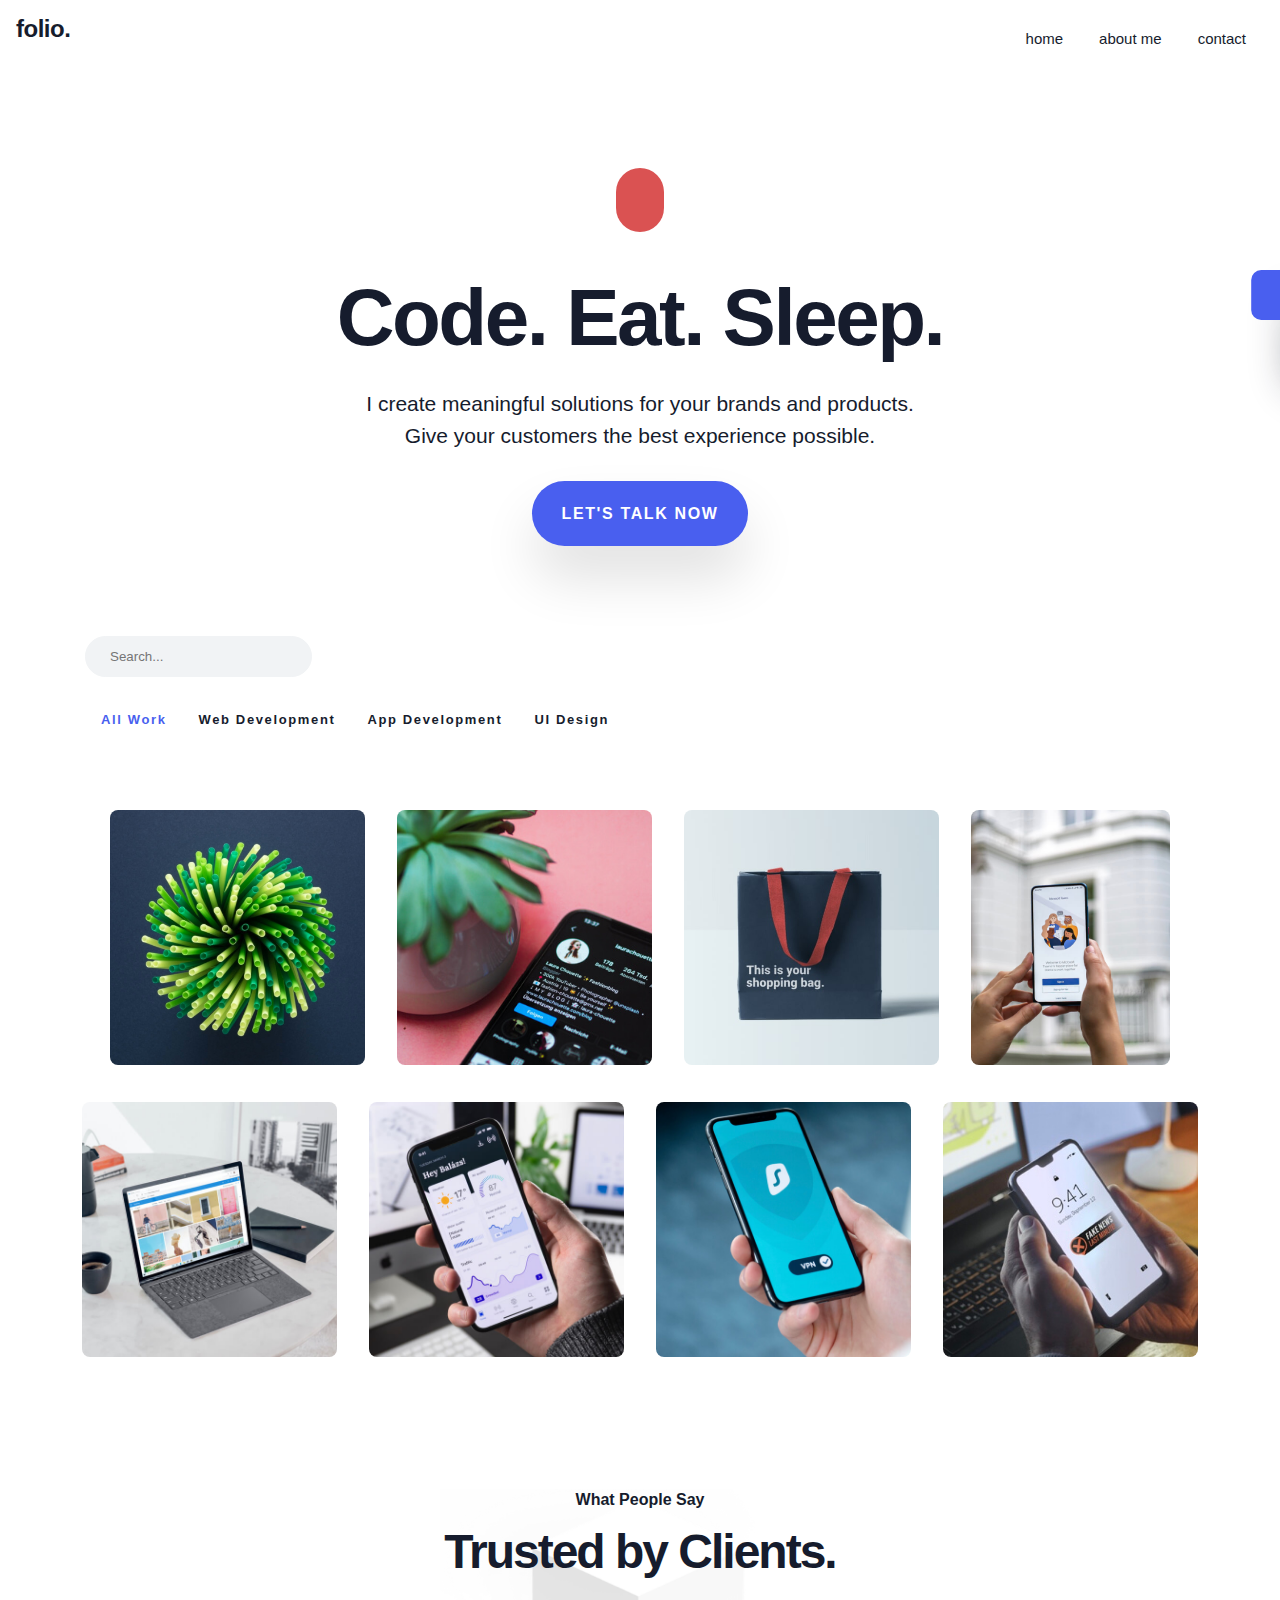
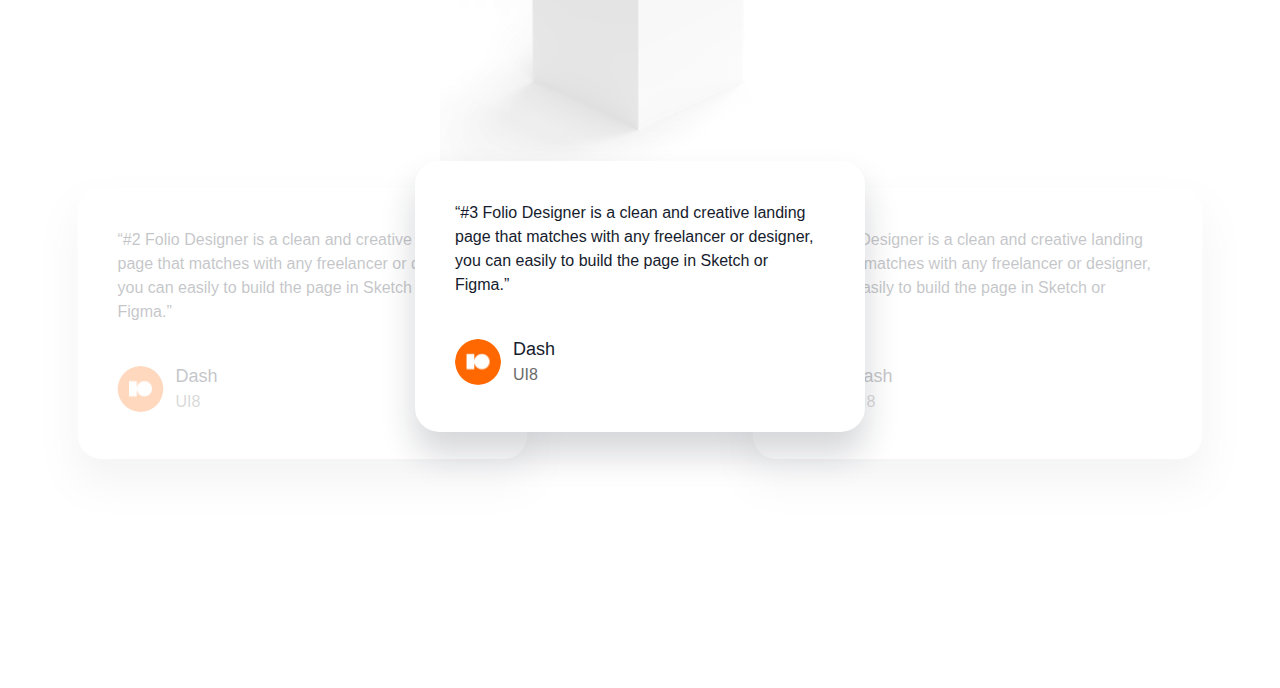
<file: index.html>
<!DOCTYPE html>
<html lang="en">
<head>
	<meta charset="UTF-8">
	<meta name="viewport" content="width=device-width, initial-scale=1.0">
	<link rel="stylesheet" href="https://cdnjs.cloudflare.com/ajax/libs/font-awesome/5.15.2/css/all.min.css" integrity="sha512-HK5fgLBL+xu6dm/Ii3z4xhlSUyZgTT9tuc/hSrtw6uzJOvgRr2a9jyxxT1ely+B+xFAmJKVSTbpM/CuL7qxO8w==" crossorigin="anonymous" />
	<link rel="stylesheet" href="./css/theme.css">
	<link rel="stylesheet" href="./css/base.css">
	<link rel="stylesheet" href="./css/styles.css">
	<link rel="stylesheet" href="./css/pages.css">
	<title>folio DEMO</title>
</head>
<body>
	<div class="theme-panel">
		<div class="theme-body">
			<span class="text">Change Theme</span>
			<label class="theme-switch" for="checkbox">
				<div class="btn-group">
					<button id="light" class="switcher-btn active" data-toggle="light">Light</button>
					<button id="dark" class="switcher-btn" data-toggle="dark">Dark</button>
				</div>
			</label>
			<button class="theme-tab">
				<i class="fas fa-chevron-left"></i>
			</button>
		</div>
	</div>
	<main class="site-wrapper">
		<!-- Header -->
		<header class="site-header">
			<nav class="navbar">
				<div class="brand-logo">
					<a href="index.html"><h2>folio.</h2></a>
				</div>
				<div class="navbar-nav">
					<ul class="ul-defaults-none main-menu">
						<li class="nav-item">Home</li>
						<li class="nav-item" data-open="about">About Me</li>
						<li class="nav-item" data-open="contact">Contact</li>
					</ul>
				</div>
			</nav>
		</header>

		<!-- Hero Section -->
		<section class="hero-bg">
			<div class="container">
				<div class="hero-content">
					<span class="code-icon">
						<i class="fas fa-code"></i>
					</span>
					<div class="hero-message">
						<h2 class="header-lg">Code. Eat. Sleep.</h2>
						<div class="sub-header">I create meaningful solutions for your brands and products.
							<br/>
							Give your customers the best experience possible.</div>
					</div>
					<div class="btn btn-primary rounded-pill hero-cta">
						<a href="#" data-open="contact">Let's talk now</a>
					</div>
				</div>
			</div>
		</section>

		<!-- Portfolio Section -->
		<section class="portfolio-section">
			<div class="container">
				<div class="search-container">
					<label for="search">
						<input autocomplete="off" id="search" type="text" class="search-input" placeholder="Search...">
						<i class="fas fa-search"></i>
				</label>
				</div>
				<ul class="portfolio-filter-nav ul-defaults-none">
					<li class="filter-link active" data-filter="all">All Work</li>
					<li class="filter-link" data-filter="web">Web Development</li>
					<li class="filter-link" data-filter="apps">App Development</li>
					<li class="filter-link" data-filter="ui">UI Design</li>
				</ul>
			</div>
				<div class="container-fluid">
					<div id="portfolio" class="portfolio-grid">
						
						<div id="web" class="portfolio-card" data-item="web" data-open="web-1">
							<div class="card-body">
								<img src="./assets/images/portfolio-1.jpg" alt="portfolio item">
								<div class="card-popup-box">
									<div>Web Development</div>
									<h3>Travel Website</h3>
								</div>
							</div>
						</div>

						<div id="web"  class="portfolio-card" data-item="web" data-open="web-2">
							<div class="card-body">
								<img src="./assets/images/portfolio-2.jpg" alt="portfolio item">
								<a href="#" class="card-popup-box">
									<div>Web Development</div>
									<h3>Food Website</h3>
								</a>
							</div>
						</div>

						<div id="apps" class="portfolio-card" data-item="apps" data-open="app-1">
							<div class="card-body">
								<img src="./assets/images/portfolio-3.jpg" alt="portfolio item">
								<a href="#" class="card-popup-box">
									<div>App Development</div>
									<h3>Travel App</h3>
								</a>
							</div>
						</div>

						<div id="apps" class="portfolio-card" data-item="apps" data-open="app-2">
							<div class="card-body">
								<img src="/assets/images/portfolio-4.jpg" alt="portfolio item">
								<a href="#" class="card-popup-box">
									<div>App Development</div>
									<h3>Food App</h3>
								</a>
							</div>
						</div>

						<div id="web" class="portfolio-card" data-item="web" data-open="web-3">
							<div class="card-body">
								<img src="./assets/images/portfolio-5.jpg" alt="portfolio item">
								<a href="#" class="card-popup-box">
									<div>Web Development</div>
									<h3>Skate Website</h3>
								</a>
							</div>
						</div>

						<div id="ui"  class="portfolio-card" data-item="ui" data-open="ui-1">
							<div class="card-body">
								<img src="./assets/images/portfolio-6.jpg" alt="portfolio item">
								<a href="#" class="card-popup-box">
									<div>UI Design</div>
									<h3>Video Game</h3>
								</a>
							</div>
						</div>

						<div id="ui" class="portfolio-card" data-item="ui" data-open="ui-2">
							<div class="card-body">
								<img src="./assets/images/portfolio-7.jpg" alt="portfolio item">
								<a href="#" class="card-popup-box">
									<div>UI Design</div>
									<h3>Marketing</h3>
								</a>
							</div>
						</div>

						<div id="apps" class="portfolio-card" data-item="apps" data-open="app-3">
							<div class="card-body">
								<img src="./assets/images/portfolio-8.jpg" alt="portfolio item">
								<a href="#" class="card-popup-box">
									<div>App Development</div>
									<h3>Game App</h3>
								</a>
							</div>
						</div>
					</div>
				</div>
		</section>

		<!-- Reviews Section -->
		<section class="reviews">
			<div class="review-title">What People Say</div>
			<h2 class="header-md">Trusted by Clients.</h2>
			<div class="review-preview">
				<img src="./assets/images/cube.png" alt="cube">
			</div>
			<div class="review-container">
				<div class="review-carousel">

					<div class="review-item">
						<div class="review-text">
							“#1 Folio Designer is a clean and creative landing page that matches with any freelancer or designer, you can easily to build the page in Sketch or Figma.”
						</div>
						<div class="review-author">
							<div class="avatar">
								<img class="boomer" src="./assets/images/ava-1.jpg" alt="avatar">
							</div>
							<div class="details">
								<div class="h5">Dash</div>
								<div class="company">UI8</div>
							</div>
						</div>
					</div>

					<div class="review-item">
						<div class="review-text">
							“#2 Folio Designer is a clean and creative landing page that matches with any freelancer or designer, you can easily to build the page in Sketch or Figma.”
						</div>
						<div class="review-author">
							<div class="avatar">
								<img class="boomer" src="./assets/images/ava-1.jpg" alt="avatar">
							</div>
							<div class="details">
								<div class="h5">Dash</div>
								<div class="company">UI8</div>
							</div>
						</div>
					</div>

					<div class="review-item">
						<div class="review-text">
							“#3 Folio Designer is a clean and creative landing page that matches with any freelancer or designer, you can easily to build the page in Sketch or Figma.”
						</div>
						<div class="review-author">
							<div class="avatar">
								<img class="boomer" src="./assets/images/ava-1.jpg" alt="avatar">
							</div>
							<div class="details">
								<div class="h5">Dash</div>
								<div class="company">UI8</div>
							</div>
						</div>
					</div>

					<div class="review-item">
						<div class="review-text">
							“#4 Folio Designer is a clean and creative landing page that matches with any freelancer or designer, you can easily to build the page in Sketch or Figma.”
						</div>
						<div class="review-author">
							<div class="avatar">
								<img src="./assets/images/ava-1.jpg" alt="avatar">
							</div>
							<div class="details">
								<div class="h5">Dash</div>
								<div class="company">UI8</div>
							</div>
						</div>
					</div>

				</div>
				<div class="slide-ctrl-container flex-j-center">
					<button class="slide-ctrl">
						<i class="fas fa-arrow-left"></i>
					</button>
					<button class="slide-ctrl">
						<i class="fas fa-arrow-right"></i>
					</button>
				</div>
			</div>
		</section>
	
		<!-- ** MODALS ** -->
		<!-- About Page Modal -->
		<div class="full-site-modal page-block" id="about" data-animation="zoomInOut">
			<div class="container-fluid about">
				<header class="modal-header">
					<h3>ABOUT PAGE</h3>
					<i class="fas fa-times" aria-label="close modal" data-close></i>
				</header>
				<div class="modal-body">
					<div class="about-img">
						<img src="./assets/images/4.jpg" alt="head shot">
					</div>
					<div class="about-text">
						<h2 class="header-md">Jason Brewer</h2>
						<p>Full Stack Developer based in Texas, USA. Nobody can see how elegant my code is...so I snapshot it, frame it, and hang it on my wall.</p>
						<p>I write code like I diet - lean. jk. It's more like Taco Bell Beefy 5 Layer Burritos...which is still leaner than some other foods.</p>
						<div class="contact-me-block">
							<div>Email Me:</div>
							<a href="mailto:jason@devslopes.com">jason@devslopes.com</a>
						</div>
					</div>
				</div>
				<div class="marquee">
					<ul class="marquee-content">
						<li><i class="fab fa-github"></i></li>
						<li><i class="fab fa-codepen"></i></li>
						<li><i class="fab fa-dev"></i></li>
						<li><i class="fab fa-react"></i></li>
						<li><i class="fab fa-vuejs"></i></li>
						<li><i class="fab fa-angular"></i></li>
						<li><i class="fab fa-node"></i></li>
						<li><i class="fab fa-aws"></i></li>
						<li><i class="fab fa-docker"></i></li>
						<li><i class="fab fa-android"></i></li>
					</ul>
				</div>
			</div>
		</div>

		<!-- Contact Page Modal -->
		<div class="full-site-modal page-block" id="contact" data-animation="zoomInOut">
			<div class="container-fluid contact">
				<header class="modal-header">
					<h3>CONTACT PAGE</h3>
					<i class="fas fa-times" aria-label="close modal" data-close></i>
				</header>
				<div class="modal-body">
					<div class="contact-text">
						<h2 class="header-md">Jason Brewer</h2>
						<div class="">Have a project or question? Send me a message</div>
						<div class="">I will reply within 48 hours.</div>
					</div>
					<form class="folio-form">
						<input name="name" class="form-control" type="text" placeholder="Name">
						<input name="email" class="form-control" type="email" placeholder="Email">
						<input name="subject"class="form-control" type="text" placeholder="Subject">
						<textarea class="form-control" name="message" cols="30" rows="3" placeholder="Write your message"></textarea>
						<input type="submit" value="send" class="btn btn-primary rounded-pill hero-cta">
					</form>
				</div>
			</div>
		</div>

		<!-- Web 1 -->
		<div class="modal" id="web-1" data-animation="slideInOutTop">
			<div class="modal-dialog">
				<header class="modal-header">
					<h3>Web Project 1</h3>
					<i class="fas fa-times" aria-label="close modal" data-close></i>
				</header>
				<div class="modal-body">
					<div class="img-wrapper">
						<img src="./assets/images/portfolio-1.jpg" alt="portfolio item">
					</div>
					<div class="text-wrapper">
						<p><strong>My first awesome website</strong></p>
						<p>Lorem ipsum dolor sit amet consectetur adipisicing elit. Quo repellendus reprehenderit accusamus totam ratione!</p>
						<p>Nor again is there anyone who loves or pursues or desires to obtain pain of itself, because it is pain, </p>
					</div>
				</div>
			</div>
		</div>
		
		<!-- Web 2 -->
		<div class="modal" id="web-2" data-animation="slideInOutTop">
			<div class="modal-dialog">
				<header class="modal-header">
					<h3>Web Project 2</h3>
					<i class="fas fa-times" aria-label="close modal" data-close></i>
				</header>
				<div class="modal-body">
					<div class="img-wrapper">
						<img src="./assets/images/portfolio-2.jpg" alt="portfolio item">
					</div>
					<div class="text-wrapper">
						<p><strong>My Second awesome website</strong></p>
						<p>Lorem ipsum dolor sit amet consectetur adipisicing elit. Quo repellendus reprehenderit accusamus totam ratione!</p>
						<p>Nor again is there anyone who loves or pursues or desires to obtain pain of itself, because it is pain, </p>
					</div>
				</div>
			</div>
		</div>
		
		<!-- App 1 -->
		<div class="modal" id="app-1" data-animation="slideInOutTop">
			<div class="modal-dialog">
				<header class="modal-header">
					<h3>App Project 1</h3>
					<i class="fas fa-times" aria-label="close modal" data-close></i>
				</header>
				<div class="modal-body">
					<div class="img-wrapper">
						<img src="./assets/images/portfolio-3.jpg" alt="portfolio item">
					</div>
					<div class="text-wrapper">
						<p><strong>My First awesome app</strong></p>
						<p>Lorem ipsum dolor sit amet consectetur adipisicing elit. Quo repellendus reprehenderit accusamus totam ratione!</p>
						<p>Nor again is there anyone who loves or pursues or desires to obtain pain of itself, because it is pain, </p>
					</div>
				</div>
			</div>
		</div>
		
		<!-- App 2 -->
		<div class="modal" id="app-2" data-animation="slideInOutTop">
			<div class="modal-dialog">
				<header class="modal-header">
					<h3>App Project 2</h3>
					<i class="fas fa-times" aria-label="close modal" data-close></i>
				</header>
				<div class="modal-body">
					<div class="img-wrapper">
						<img src="./assets/images/portfolio-4.jpg" alt="portfolio item">
					</div>
					<div class="text-wrapper">
						<p><strong>My Second awesome app</strong></p>
						<p>Lorem ipsum dolor sit amet consectetur adipisicing elit. Quo repellendus reprehenderit accusamus totam ratione!</p>
						<p>Nor again is there anyone who loves or pursues or desires to obtain pain of itself, because it is pain, </p>
					</div>
				</div>
			</div>
		</div>
		
		<!-- Web 3 -->
		<div class="modal" id="web-3" data-animation="slideInOutTop">
			<div class="modal-dialog">
				<header class="modal-header">
					<h3>Web Project 3</h3>
					<i class="fas fa-times" aria-label="close modal" data-close></i>
				</header>
				<div class="modal-body">
					<div class="img-wrapper">
						<img src="./assets/images/portfolio-5.jpg" alt="portfolio item">
					</div>
					<div class="text-wrapper">
						<p><strong>My Third awesome website</strong></p>
						<p>Lorem ipsum dolor sit amet consectetur adipisicing elit. Quo repellendus reprehenderit accusamus totam ratione!</p>
						<p>Nor again is there anyone who loves or pursues or desires to obtain pain of itself, because it is pain, </p>
					</div>
				</div>
			</div>
		</div>
		
		<!-- UI 1 -->
		<div class="modal" id="ui-1" data-animation="slideInOutTop">
			<div class="modal-dialog">
				<header class="modal-header">
					<h3>UI Project 1</h3>
					<i class="fas fa-times" aria-label="close modal" data-close></i>
				</header>
				<div class="modal-body">
					<div class="img-wrapper">
						<img src="./assets/images/portfolio-6.jpg" alt="portfolio item">
					</div>
					<div class="text-wrapper">
						<p><strong>My First awesome UI</strong></p>
						<p>Lorem ipsum dolor sit amet consectetur adipisicing elit. Quo repellendus reprehenderit accusamus totam ratione!</p>
						<p>Nor again is there anyone who loves or pursues or desires to obtain pain of itself, because it is pain, </p>
					</div>
				</div>
			</div>
		</div>
	
		<!-- UI 2 -->
		<div class="modal" id="ui-2" data-animation="slideInOutTop">
			<div class="modal-dialog">
				<header class="modal-header">
					<h3>UI Project 2</h3>
					<i class="fas fa-times" aria-label="close modal" data-close></i>
				</header>
				<div class="modal-body">
					<div class="img-wrapper">
						<img src="./assets/images/portfolio-7.jpg" alt="portfolio item">
					</div>
					<div class="text-wrapper">
						<p><strong>My Second awesome UI</strong></p>
						<p>Lorem ipsum dolor sit amet consectetur adipisicing elit. Quo repellendus reprehenderit accusamus totam ratione!</p>
						<p>Nor again is there anyone who loves or pursues or desires to obtain pain of itself, because it is pain, </p>
					</div>
				</div>
			</div>
		</div>
		
		<!-- App 3 -->
		<div class="modal" id="app-3" data-animation="slideInOutTop">
			<div class="modal-dialog">
				<header class="modal-header">
					<h3>App Project 3</h3>
					<i class="fas fa-times" aria-label="close modal" data-close></i>
				</header>
				<div class="modal-body">
					<div class="img-wrapper">
						<img src="./assets/images/portfolio-8.jpg" alt="portfolio item">
					</div>
					<div class="text-wrapper">
						<p><strong>My Third awesome App</strong></p>
						<p>Lorem ipsum dolor sit amet consectetur adipisicing elit. Quo repellendus reprehenderit accusamus totam ratione!</p>
						<p>Nor again is there anyone who loves or pursues or desires to obtain pain of itself, because it is pain, </p>
					</div>
				</div>
			</div>
		</div>
	</main>

	<script src="../js/main.js"></script>
	<!-- <script src="../js/theme.js"></script> -->

</body>
</html>
</file>
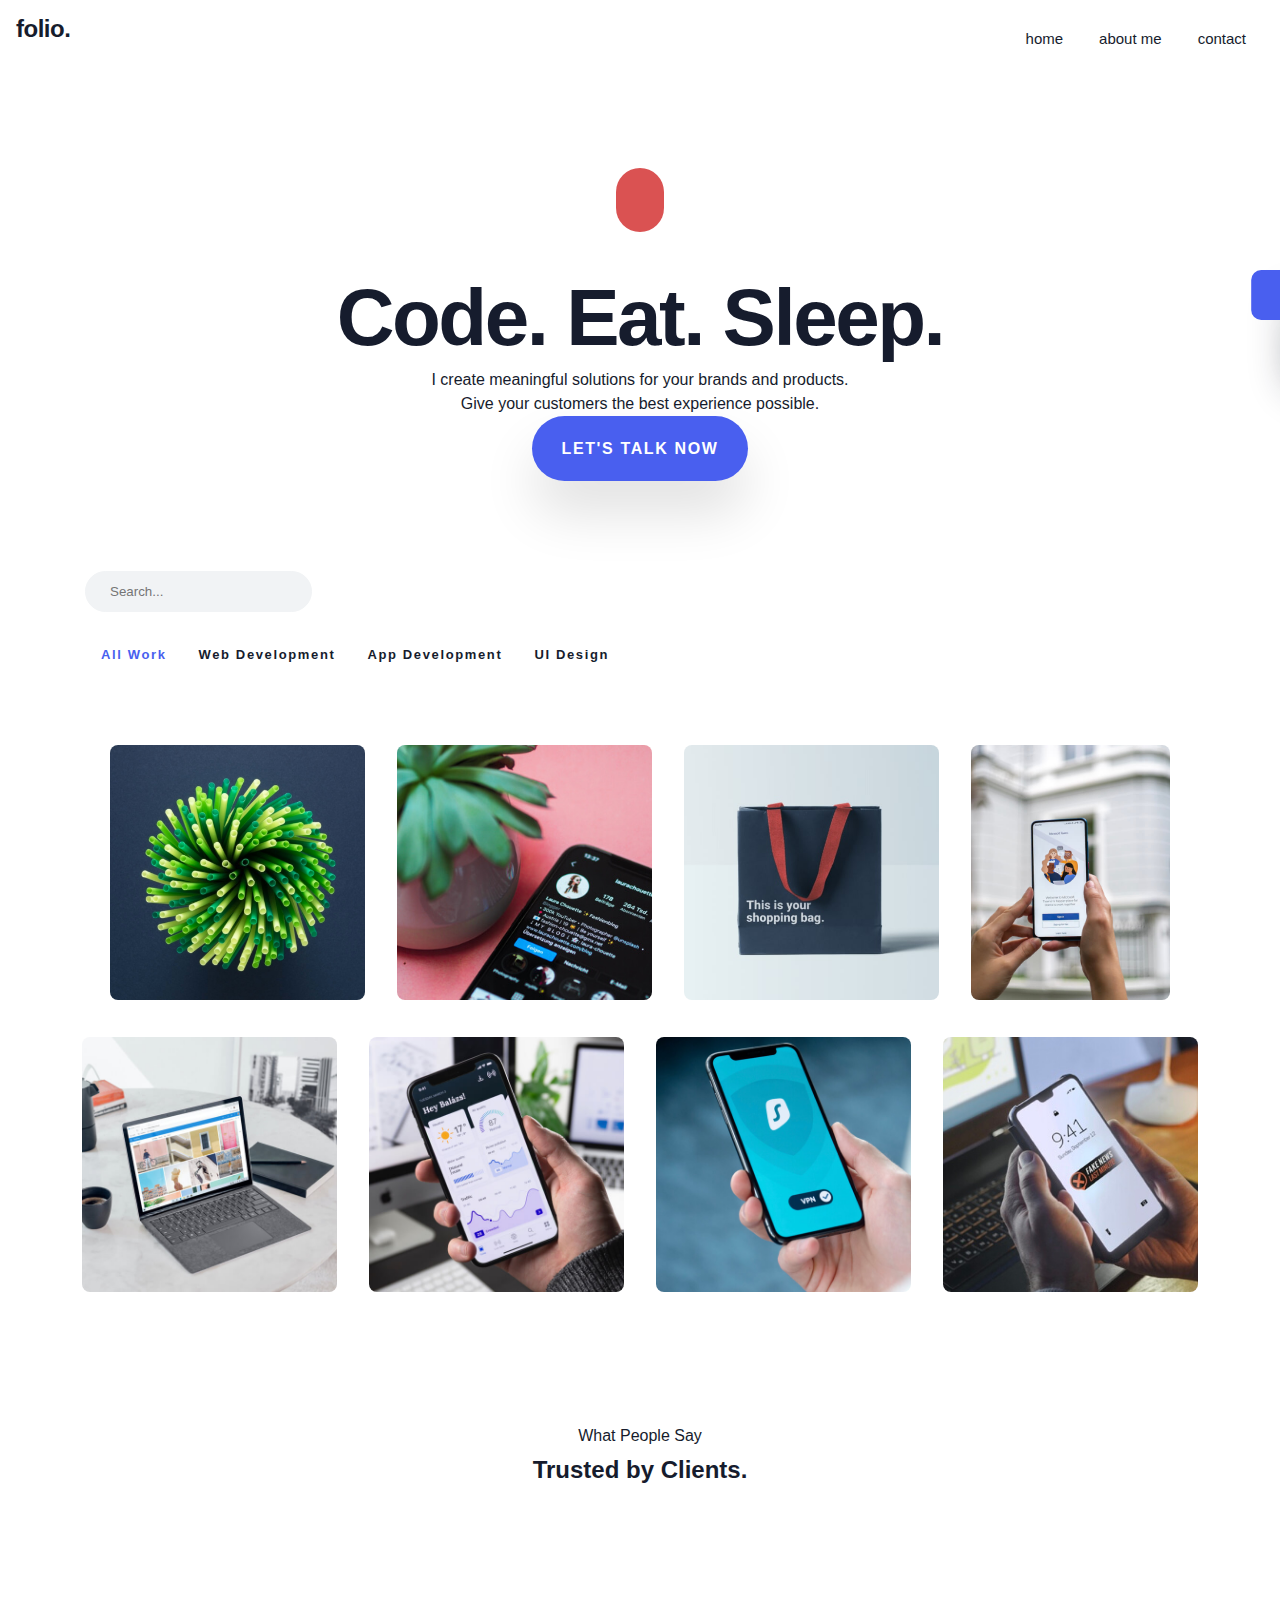
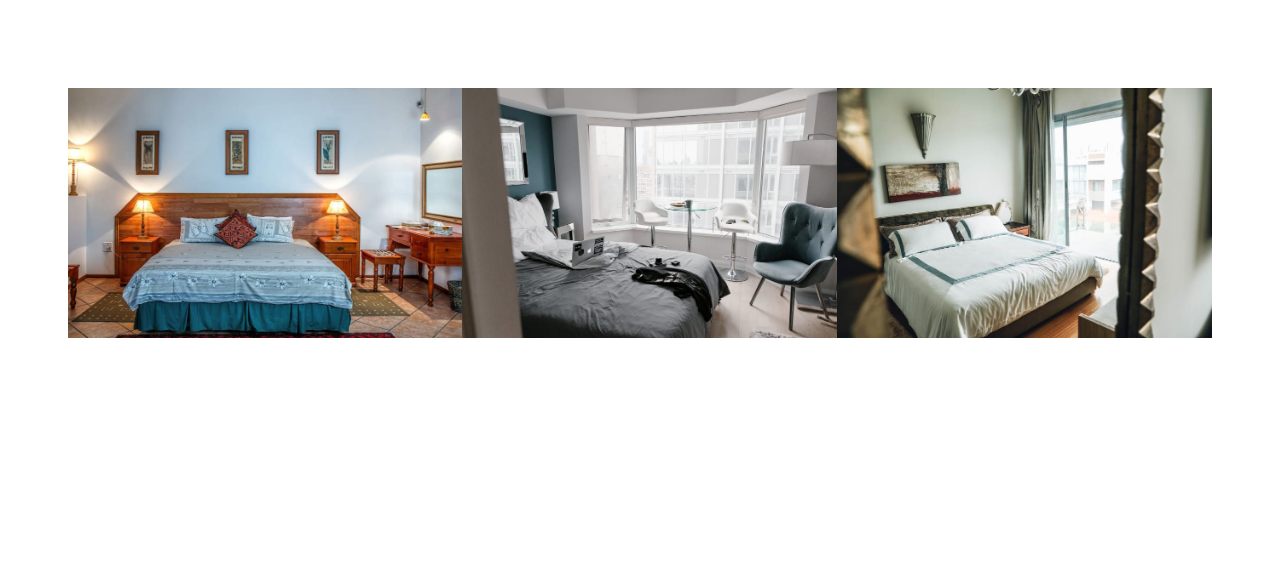
<file: public/index.html>
<!DOCTYPE html>
<html lang="en">
<head>
	<meta charset="UTF-8">
	<meta name="viewport" content="width=device-width, initial-scale=1.0">
	<link rel="stylesheet" href="https://cdnjs.cloudflare.com/ajax/libs/font-awesome/5.15.2/css/all.min.css" integrity="sha512-HK5fgLBL+xu6dm/Ii3z4xhlSUyZgTT9tuc/hSrtw6uzJOvgRr2a9jyxxT1ely+B+xFAmJKVSTbpM/CuL7qxO8w==" crossorigin="anonymous" />
	<link rel="stylesheet" href="../css/theme.css">
	<link rel="stylesheet" href="../css/base.css">
	<link rel="stylesheet" href="../css/styles.css">
	<title>Document</title>
</head>
<body>
	<div class="theme-panel">
		<div class="theme-body">
			<span class="text">Change Theme</span>
			<label class="theme-switch" for="checkbox">
				<div class="btn-group">
					<button id="light" class="switcher-btn" data-toggle="light">Light</button>
					<button id="dark" class="switcher-btn" data-toggle="dark">Dark</button>
				</div>
			</label>
			<button class="theme-tab">
				<i class="fas fa-chevron-left"></i>
			</button>
		</div>
		
	</div>
	<main class="site-wrapper">
		<!-- Header -->
		<header class="site-header">
			<nav class="navbar">
				<div class="brand-logo">
					<a href="index.html"><h2>folio.</h2></a>
				</div>
				<div class="navbar-nav">
					<ul class="ul-defaults-none main-menu">
						<li class="nav-item">Home</li>
						<li class="nav-item" data-open="about">About Me</li>
						<li class="nav-item" data-open="contact">Contact</li>
					</ul>
				</div>
			</nav>
		</header>

		<!-- Hero Section -->
		<section class="hero-bg">
			<div class="container">
				<div class="hero-content">
					<span class="code-icon">
						<i class="fas fa-code"></i>
					</span>
					<div class="hero-message">
						<h2 class="header-lg">Code. Eat. Sleep.</h2>
						<div class="par">I create meaningful solutions for your brands and products.
							<br/>
							Give your customers the best experience possible.</div>
					</div>
					<div class="btn btn-primary rounded-pill hero-cta">
						<a href="#" data-open="contact">Let's talk now</a>
					</div>
				</div>
			</div>
		</section>

		<section class="portfolio-section">
			<div class="container">
				<div class="search-container">
					<label for="search">
						<input id="search" type="text" class="search-input" placeholder="Search...">
						<i class="fas fa-search"></i>
				</label>
				</div>
				<ul class="portfolio-filter-nav ul-defaults-none">
					<li class="filter-link active" data-filter="all">All Work</li>
					<li class="filter-link" data-filter="web">Web Development</li>
					<li class="filter-link" data-filter="apps">App Development</li>
					<li class="filter-link" data-filter="ui">UI Design</li>
				</ul>

			</div>
				<div class="container-fluid">
					<div class="portfolio-grid">
						
						
						<div id="web" class="portfolio-card" data-item="web" data-open="web-1">
							<div class="card-body">
								<img src="../assets/images/portfolio-1.jpg" alt="portfolio item">
								<a href="#" class="card-popup-box">
									<div>Web Development</div>
									<h3>Travel Website</h3>
								</a>
							</div>
						</div>

						<div id="web"  class="portfolio-card" data-item="web" data-open="web-2">
							<div class="card-body">
								<img src="../assets/images/portfolio-2.jpg" alt="portfolio item">
								<a href="#" class="card-popup-box">
									<div>Web Development</div>
									<h3>Food Website</h3>
								</a>
							</div>
						</div>

						<div id="apps" class="portfolio-card" data-item="apps" data-open="app-1">
							<div class="card-body">
								<img src="../assets/images/portfolio-3.jpg" alt="portfolio item">
								<a href="#" class="card-popup-box">
									<div>App Development</div>
									<h3>Travel App</h3>
								</a>
							</div>
						</div>

						<div id="apps" class="portfolio-card" data-item="apps" data-open="app-2">
							<div class="card-body">
								<img src="../assets/images/portfolio-4.jpg" alt="portfolio item">
								<a href="#" class="card-popup-box">
									<div>App Development</div>
									<h3>Food App</h3>
								</a>
							</div>
						</div>

						<div id="web" class="portfolio-card" data-item="web" data-open="web-3">
							<div class="card-body">
								<img src="../assets/images/portfolio-5.jpg" alt="portfolio item">
								<a href="#" class="card-popup-box">
									<div>Web Development</div>
									<h3>Skate Website</h3>
								</a>
							</div>
						</div>

						<div id="ui"  class="portfolio-card" data-item="ui" data-open="ui-1">
							<div class="card-body">
								<img src="../assets/images/portfolio-6.jpg" alt="portfolio item">
								<a href="#" class="card-popup-box">
									<div>UI Design</div>
									<h3>Video Game</h3>
								</a>
							</div>
						</div>

						<div id="ui" class="portfolio-card" data-item="ui" data-open="ui-2">
							<div class="card-body">
								<img src="../assets/images/portfolio-7.jpg" alt="portfolio item">
								<a href="#" class="card-popup-box">
									<div>UI Design</div>
									<h3>Marketing</h3>
								</a>
							</div>
						</div>

						<div id="apps" class="portfolio-card" data-item="apps" data-open="app-3">
							<div class="card-body">
								<img src="../assets/images/portfolio-8.jpg" alt="portfolio item">
								<a href="#" class="card-popup-box">
									<div>App Development</div>
									<h3>Game App</h3>
								</a>
							</div>
						</div>
					</div>
				</div>
		</section>

		<section class="reviews">
			<div>What People Say</div>
			<h2>Trusted by Clients.</h2>
			<div class="review-container">
				<div class="review-carousel">
					<img class="item" src="../assets/images/1.jpeg">
					<img class="item"src="../assets/images/2.jpeg">
					<img class="item" src="../assets/images/3.jpeg">
				</div>
				<div class="slide-ctrl-container flex-j-center">
					<button class="slide-ctrl">
						<i class="fas fa-arrow-left"></i>
					</button>
					<button class="slide-ctrl">
						<i class="fas fa-arrow-right"></i>
					</button>
				</div>
			</div>
		</section>
	
		<!-- About Modal -->
		<div class="full-site-modal about-block" id="about" data-animation="zoomInOut">
			<div class="page-header container-fluid">
				<div class="brand-logo">Logo</div>
				<button class="close-modal" aria-label="close modal" data-close>x</button>
			</div>
			<div class="modal-body">ABOUT</div>
		</div>
		<!-- Contact Modal -->
		<div class="full-site-modal contact-block" id="contact" data-animation="zoomInOut">
			<div class="page-header container-fluid">
				<div class="brand-logo">Logo</div>
				<button class="close-modal" aria-label="close modal" data-close>x</button>
			</div>
			<div class="modal-body">CONTACT</div>
		</div>

		<div class="modal" id="web-1" data-animation="slideInOutTop">
			<div class="modal-dialog">
				<div class="brand-logo">Logo</div>
				<button class="close-modal" aria-label="close modal" data-close>x</button>
				<div class="modal-body">Web Project 1</div>
			</div>
		</div>

		<div class="modal" id="app-1" data-animation="slideInOutTop">
			<div class="modal-dialog">
				<div class="brand-logo">Logo</div>
				<button class="close-modal" aria-label="close modal" data-close>x</button>
				<div class="modal-body">APP Project 1</div>
			</div>
		</div>

	</main>

		
		<script src="../js/main.js"></script>
</body>
</html>
</file>
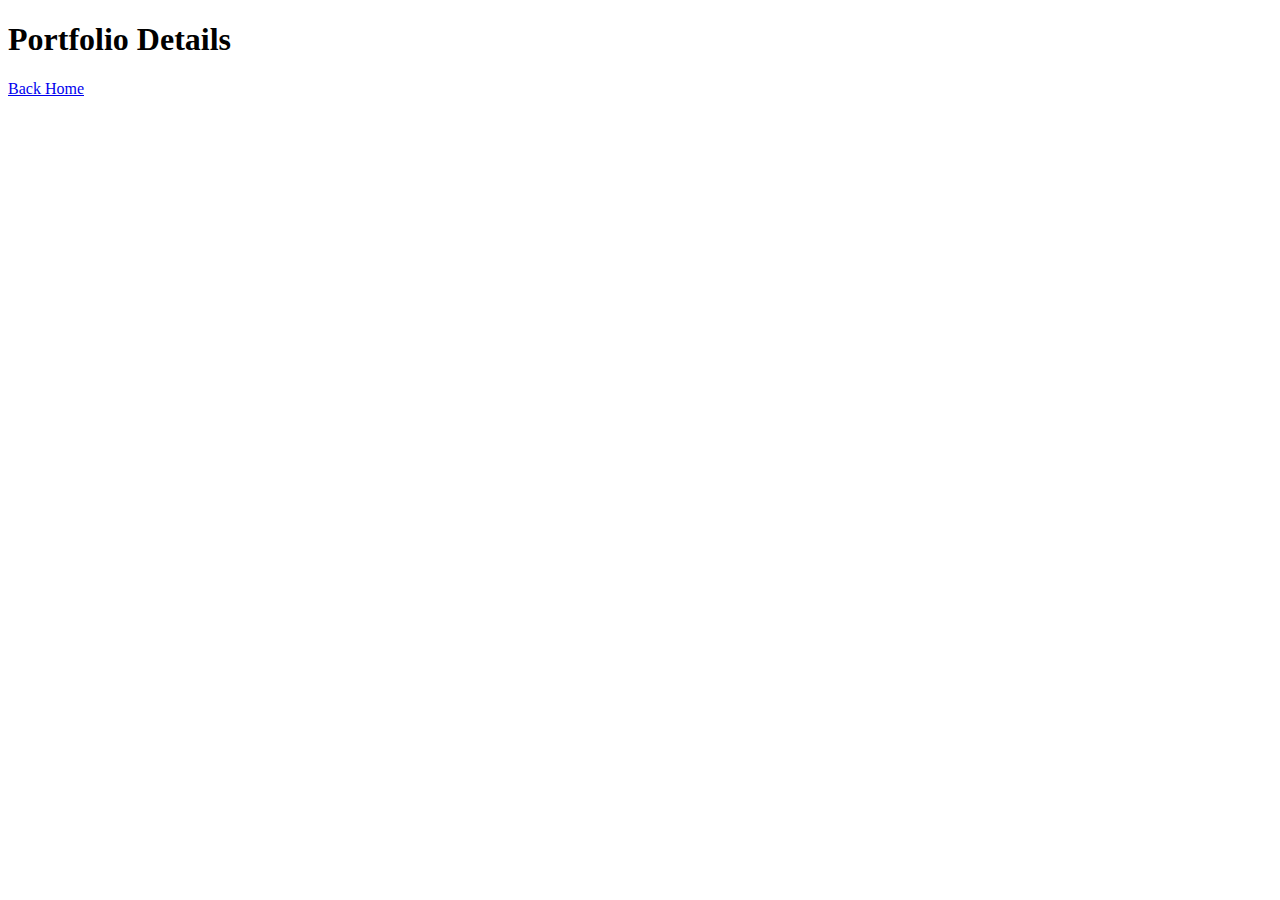
<file: pages/portfolio-details.html>
<!DOCTYPE html>
<html lang="en">
<head>
	<meta charset="UTF-8">
	<meta name="viewport" content="width=device-width, initial-scale=1.0">
	<title>Document</title>
</head>
<body>
	<h1>Portfolio Details</h1>
	<a href="/">Back Home</a>
</body>
</html>
</file>
<file: css/theme.css>
:root {
	--bg: #fff;
	--bg-panel: #fff;
	--color-headings: #161c2d;
	--color-text-opacity: rgba(22,28,45, 0.7);
	--color-text: #161c2d;
	--color-text-base: #161c2d;
	--border: #383f53;
}

[data-theme='light'] .hero-bg {
	background-image: url("../assets/images/hero-pattern.webp");
	background-position: center;
	background-repeat: no-repeat;
	background-size: cover;
}

[data-theme='dark'] {
	--bg: #171a23;
	--bg-panel: #f1f1f1;
	--color-headings: #fff;
	--color-text-opacity: rgba(255, 255, 255,0.7);
	--color-text: #fff;
	--color-text-base: #161c2d;
	--border: #ced4da;
}
</file>
<file: css/styles.css>
.theme-panel {
	position: fixed;
	right: 0;
	transform: translateX(100%);
	top: 30%;
	transition: .4s;
	z-index: 100;
}

.theme-panel.open {
	transform: translate(0);
}

.theme-body {
	box-shadow: 0 22px 34px rgba(22, 28, 45, 0.18);
	border: transparent;
	background-color: #495fef;
	max-width: 185px;
	padding-left: 13px;
	padding-right: 13px;
	padding-top: 15px;
	padding-bottom: 15px;
	text-align: center;
	border-bottom-left-radius: 25px;
	position: relative;
}

.theme-body .text {
	color: #ffffff;
	font-size: 13px;
	font-weight: 700;
	letter-spacing: -0.09px;
	line-height: 26px;
	padding-bottom: 8px;
	display: inline-flex;
}

.theme-body .btn-group {
	box-shadow: 0 12px 34px rgba(22, 28, 45, 0.2);
	border-radius: 33px;
	background-color: #ffffff;
	overflow: hidden;
	display: flex;
	max-width: 153px;
}

.btn-group .switcher-btn {
	background: transparent;
	border: none;
	width: 50%;
	font-size: 11px;
	font-weight: 700;
	height: 42px;
	padding-left: 15px;
	padding-right: 15px;
	letter-spacing: 1.38px;
	text-transform: uppercase;
}

.btn-group .switcher-btn.active {
	background-color: #ced4e7;
}

.theme-body .theme-tab {
	width: 30px;
	height: 50px;
	display: flex;
	align-items: center;
	justify-content: center;
	border: 0;
	background: #495fef;
	color: #fff;
	font-size: 30px;
	position: absolute;
	left: 1px;
	top: 0;
	border-top-left-radius: 10px;
	border-bottom-left-radius: 10px;
	transform: translateX(-100%);
}
.theme-tab i {
	pointer-events: none;
	transition: .4s;
	font-size: 1rem;
}
.theme-panel.open .theme-tab i {
	transform: scaleX(-1);
}

/* Navbar */
.navbar {
	display: flex;
	flex-flow: row nowrap;
	padding: 0.5rem 1rem;
	justify-content: center;
}

.navbar .brand-logo h2 {
	font-size: 1.5rem;
	letter-spacing: -0.5px;
	line-height: 1.42;
}

.navbar .navbar-nav {
	margin-left: auto;
}

.main-menu .nav-item {
	text-transform: lowercase;
	font-size: 15px;
	line-height: 26px;
	padding: 18px;
	cursor: pointer;
}

.navbar ul {
	display: flex;
}

/* HERO Section */
.hero-content {
	padding: 5.625rem 0;
	text-align: center;
}

.code-icon {
	background-color: #DA5252;
	color: var(--color-text); 
	padding: 1.25rem 1.5rem;
	border-radius: 50rem;
	margin-bottom: 2.5rem;
	display: inline-block;
	text-align: center;
}

.code-icon .fa-code {
	display: inline-block;
	font-size: 2rem;
	letter-spacing: -1.2px;
	line-height: 1.375;
	text-transform: none;
}

/* Portfolio Navbar */
.search-container label {
	position: relative;
	display: inline-flex;
	align-items: center;
}

.search-input {
	padding: 0.75rem 1.5rem;
	background-color: #f1f3f5;
	border: 1px solid #f1f3f5;
	border-radius: 50rem;
}

.search-input:focus {
	border-color: #4dabf7;
	outline: none;
	box-shadow: inset 0 1px 1px rgba(0, 0, 0, 0.0125), 0 0 8px rgba(34, 139, 230, 0.5);
}

.search-container .fa-search {
	position: absolute;
	right: 10px;
}

.portfolio-filter-nav {
	display: flex;
	flex-wrap: wrap;
	padding: 2rem 0;
}

.portfolio-filter-nav .filter-link {
	padding: 0 1rem;
	font-size: 0.8125rem;
	line-height: 1.63;
	letter-spacing: 1.63px;
	font-weight: 700;
}

.portfolio-filter-nav .filter-link:hover {
	cursor: pointer;
}

.portfolio-filter-nav .filter-link.active {
	color: #495fef;
}

.portfolio-section {
	max-width: 1400px;
	width: 100%;
	margin: auto;
}
.portfolio-grid {
	display: flex;
	flex-wrap: wrap;
	padding: 3rem 1rem;
	justify-content: center;
}

/* Portfolio Cards */
.portfolio-card {
	position: relative;
	margin: 0 1rem 1.85rem;
	transition: .4s;
	max-width: 255px;
}

.card-body img {
	object-fit: cover;
	width: 100%;
	height: 255px;
	border-radius: 8px;
}

.card-popup-box {
	position: absolute;
	bottom: 0;
	left: 20px;
	right: 20px;
	opacity: 0;
	transition: .4s;
	z-index: 1;
	padding: 1.25rem 1.875rem;
}

.card-popup-box:before {
	position: absolute;
	content: "";
	background: var(--bg);
	top: 0;
	left: 0;
	right: 0;
	bottom: 0;
	z-index: -1;
	opacity: .9;
	border-radius: 8px;
}

.card-popup-box div {
	pointer-events: none;
	color: var(--color-text-opacity);
	font-size: 0.8125rem;
	line-height: 1.63;
	letter-spacing: 1.63px;
	padding-bottom: 0.5rem;
	font-weight: 700;
	text-transform: uppercase;
}

.card-popup-box h3 {
	margin-bottom: 0;
}

.portfolio-card:hover .card-popup-box {
	bottom: 20px;
	opacity: 1;
}

.card-popup-box h3 {
	pointer-events: none;
	color: var(--color-headings);
	font-size: 1.3125rem;
	letter-spacing: -0.5px;
	font-weight: 700;
}

/* Testimonials */
.reviews {
	text-align: center;
	position: relative;
	overflow: hidden;
	margin: 3rem 0;
}

.reviews .review-title {
	line-height: 1.4;
	font-weight: 600;
}

.review-preview {
	position: absolute;
	top: -3rem;
	opacity: .5;
	pointer-events: none;
	max-width: 400px;
	left: 0;
	right: 0;
	margin: 0 auto;
	z-index: -1;
}

.review-preview img {
	width: 100%
}
.review-carousel {
	display: flex;
	justify-content: center;
	user-select: none;
	height: 250px;
	margin: 200px 0;
}

.review-carousel .review-item {
  position: absolute;
  transition: all 300ms ease-in-out;
	padding: 2.5rem;
	border-radius: 24px;
	background: var(--bg-panel);
	color: var(--color-text-base);
	max-width: 450px;
	width: 100%;
	box-shadow: 0 22px 34px rgba(22, 28, 45, 0.18);
	z-index: -1;
	opacity: 0;
}

.review-text {
	padding-bottom: 2.5rem;
	border-radius: 24px;
	text-align: left;
}

.review-author {
	display: inline-flex;
	align-items: center;
	width: 100%;
	text-align: left;	
}

.avatar {
	width: 46px;
	height: 46px;
	margin-right: 12px;
}

.avatar img {
	display: block;
	width: 100%;
	min-height: 100%;
	border-radius: 50%;
}

.h5 {
	font-size: 18px;
	line-height: 1.44444;
}

.company {
	color: #6b6b6b;
}

.review-item.active {
  opacity: 1;
  z-index: 10;
	transform: translate(0, -10%);
}

.review-item.prev,
.review-item.next {
  z-index: 2;
  opacity: 0.25;
}

.review-item.prev { transform: translateX(-75%); }
.review-item.next { transform: translateX(75%); }

.slide-ctrl-container {
	margin-top: 50px
}
.slide-ctrl {
  font-size: 32px;
  cursor: pointer;
	transition: all 300ms ease-in-out;
	opacity: 0.75;
}

.slide-ctrl:hover {
  opacity: 1;
}

button.slide-ctrl {
	background: none;
	border: none;
	outline: none;
	color: var(--color-text);
}

.slide-ctrl:nth-child(1) {
  padding-right: 10px;
}

.slide-ctrl:nth-child(2) {
  padding-left: 10px;
}

/* MODAL */
.modal {
  display: flex;
  align-items: center;
  justify-content: center;
  background: rgba(0, 0, 0, 0.8);
	cursor: pointer; /* Added for off click */
	opacity: 0; /* starts hidden */
} 

.modal,
.full-site-modal {
  position: fixed;
  top: 0;
  left: 0;
  right: 0;
  bottom: 0;
  padding: 1rem;
  visibility: hidden;
  opacity: 0;
	transition: all 0.35s ease-in;
	overflow: auto;
}

.modal-header {
	display: flex;
	justify-content: space-between;
	padding-bottom: 1rem;
}

.modal .modal-header h3 { color: var(--color-text-base); }

.modal-header .fa-times {
	font-size: 1.5rem;
	transition: all 0.05s ease-in;
}

.modal-header .fa-times:hover {
	transform: scale(1.1);
	cursor: pointer;
}

.full-site-modal.is-visible,
.modal.is-visible {
  visibility: visible;
  opacity: 1;
}

.modal-dialog {
  position: relative;
  max-width: 800px;
  max-height: 80vh;
  border-radius: 5px;
	background: var(--bg-panel);
	color: var(--color-text-base);
  overflow: auto;
	cursor: default;
	padding: 1.25rem 1.85rem;
}

.modal-body {
	display: flex;
	align-items: center;
}

.modal-body .img-wrapper {
	max-width: 200px;
	margin-right: 0.75rem;
}

.modal-body .img-wrapper img {
	object-fit: cover;
	height: 200px;
	width: 100%;
	border-radius: 8px;
}


[data-animation] .modal-dialog {
  opacity: 0;
  transition: all 0.5s;
}

[data-animation].is-visible .modal-dialog {
  opacity: 1;
  transition-delay: 0.2s;
}

[data-animation="slideInOutTop"] .modal-dialog {
	transform: translateY(-100%);
}

[data-animation="zoomInOut"].full-site-modal {
  transform: scale(0.2);
}

[data-animation="slideInOutTop"].is-visible .modal-dialog,
[data-animation="zoomInOut"].full-site-modal.is-visible {
  transform: none;
}
</file>
<file: css/pages.css>
.page-block {
	background: var(--bg);
}

/* About */

.about .modal-body,
.contact .modal-body {
	margin-top: 5rem auto 0;
	padding: 2rem;
	flex-wrap: wrap;
	max-width: var(--marquee-width);
}
.about-img {
	flex: 1;	
	text-align: center;
}

.about-img img {
	border-radius: 50rem;
	width: 100%;
	max-width: 200px;
}

.about-text {
	flex: 1;
}

.about-text p,
.about-text .contact-me-block {
	font-size: 1.2rem
}

.marquee {
  width: var(--marquee-width);
  height: var(--marquee-height);
  color: var(--color-text);
  overflow: hidden;
	position: relative;
	margin: 2rem auto;
}
.marquee:before,
.marquee:after {
  position: absolute;
  top: 0;
  width: 10rem;
  height: 100%;
  content: "";
  z-index: 1;
}
.marquee:before {
  left: 0;
  background: linear-gradient(to right, var(--bg) 0%, transparent 100%);
}
.marquee:after {
  right: 0;
  background: linear-gradient(to left, var(--bg) 0%, transparent 100%);
}
.marquee-content {
  list-style: none;
  height: 100%;
  display: flex;
  animation: scrolling var(--marquee-animation-duration) linear infinite;
}

.marquee-content:hover {
  animation-play-state: paused;
}

@keyframes scrolling {
  0% { transform: translateX(0); }
  100% { transform: translateX(calc(-1 * var(--marquee-element-width) * var(--marquee-elements))); }
}
.marquee-content li {
  display: flex;
  justify-content: center;
  align-items: center;
  flex-shrink: 0;
  width: var(--marquee-element-width);
  max-height: 100%;
  font-size: calc(var(--marquee-height) * 3 / 4); /* 5rem; */
  white-space: nowrap;
}

/* Contact */
.contact .modal-body {
	display: block;
}

.contact-text {
	padding-bottom: 3.125rem;
}

.folio-form .form-control {
	display: block;
	max-width: 500px;
	width: 100%;
	color: var(--color-text);
	padding-bottom: 5px;
	border-top: none;
	padding-left: 0;
	padding-right: 0;
	border-right: 0;
	border-left: 0;
	border-radius: 0;
	background: transparent;
	line-height: 26px;
	margin-bottom: 40px;
	border-bottom: 1px solid var(--border);
	outline: none;
}

.folio-form .form-control::placeholder {
	color: var(--border);
}

@media (max-width: 991px) {
.about-img,
.about-text {
	flex: initial;
	margin: auto;
}
.page-block { text-align: center;  }
}

@media (max-width: 768px) {
  :root {
		--marquee-width: 100%;
    --marquee-height: 16vh;
    --marquee-elements-displayed: 3;
  }
	.marquee:before, .marquee:after { width: 5rem; }
}
</file>
<file: css/base.css>
:root {
	--animate-duration: 1s;
	--animate-delay: 1s;
	--animate-repeat: 1;
	--bounceEasing: cubic-bezier(0.51, 0.92, 0.24, 1.15);

	--marquee-width: 80vw;
  --marquee-height: 15vh;
  --marquee-elements-displayed: 5;
  --marquee-element-width: calc(var(--marquee-width) / var(--marquee-elements-displayed));
  --marquee-animation-duration: calc(var(--marquee-elements) * 3s);
}

section,
footer,
header,
main,
nav {
	display: block;
}

*, *::before, *::after {
	box-sizing: border-box;
}

body {
	margin: 0;
	font-family: "Inter", sans-serif;
	font-size: 1rem;
	font-weight: 400;
	line-height: 1.5;
	color: var(--color-text);
	text-align: left;
	background-color: var(--bg);
}

a {
	color: #495fef;
	text-decoration: none;
	background-color: transparent;
}

h1,
h2,
h3,
h4 {
	color: var(--color-headings);
	margin-top: 0.25rem;
	margin-bottom: 0.5rem;
}

p { margin-top: 0; }

button { outline: none; }

.container,
.container-fluid {
	width: 100%;
	padding-right: 15px;
	padding-left: 15px;
	margin-right: auto;
	margin-left: auto;
}

.container {
	max-width: 1140px;
}

.section-spacer {
	margin: 3rem 0;
}

.ul-defaults-none {
	list-style: none;
	margin: 0;
	padding: 0;
}

.btn {
	font-weight: 700;
	min-width: 175px;
	display: inline-flex;
	align-items: center;
	justify-content: center;
	text-transform: uppercase;
	transition: .4s;
	letter-spacing: 1.63px;
	height: 65px;
	padding-left: 30px;
	padding-right: 30px;
	box-shadow: 0 32px 54px rgba(3, 3, 3, 0.12);
}

.btn:not(:disabled):not(.disabled),
button:not(:disabled):not(.disabled) {
	cursor: pointer;
}


.btn-primary,
.btn-primary a {
	color: #fff;
	background-color: #495fef;
	border-color: #495fef;
}


.rounded-pill {
	border-radius: 50rem;
}

.header-lg {
	font-size: 5rem;
	letter-spacing: -2.5px;
	line-height: 1.05;	
}

.header-md {
	font-size: 3rem;
	letter-spacing: -2px;
}

.sub-header {
	font-size: 1.3125rem;
	line-height: 1.5;
	padding-top: 1.25rem;
	padding-bottom: 1.875rem;
}


.flex-j-center {
	display: flex;
	justify-content: center;
}

.flex-a-center {
	display: flex;
	align-items: center;
}

@media (max-width: 400px) {
	.header-lg {
		font-size: 3rem;
		line-height: initial;	
	}
	
	.header-md { font-size: 2rem; }
}
</file>
